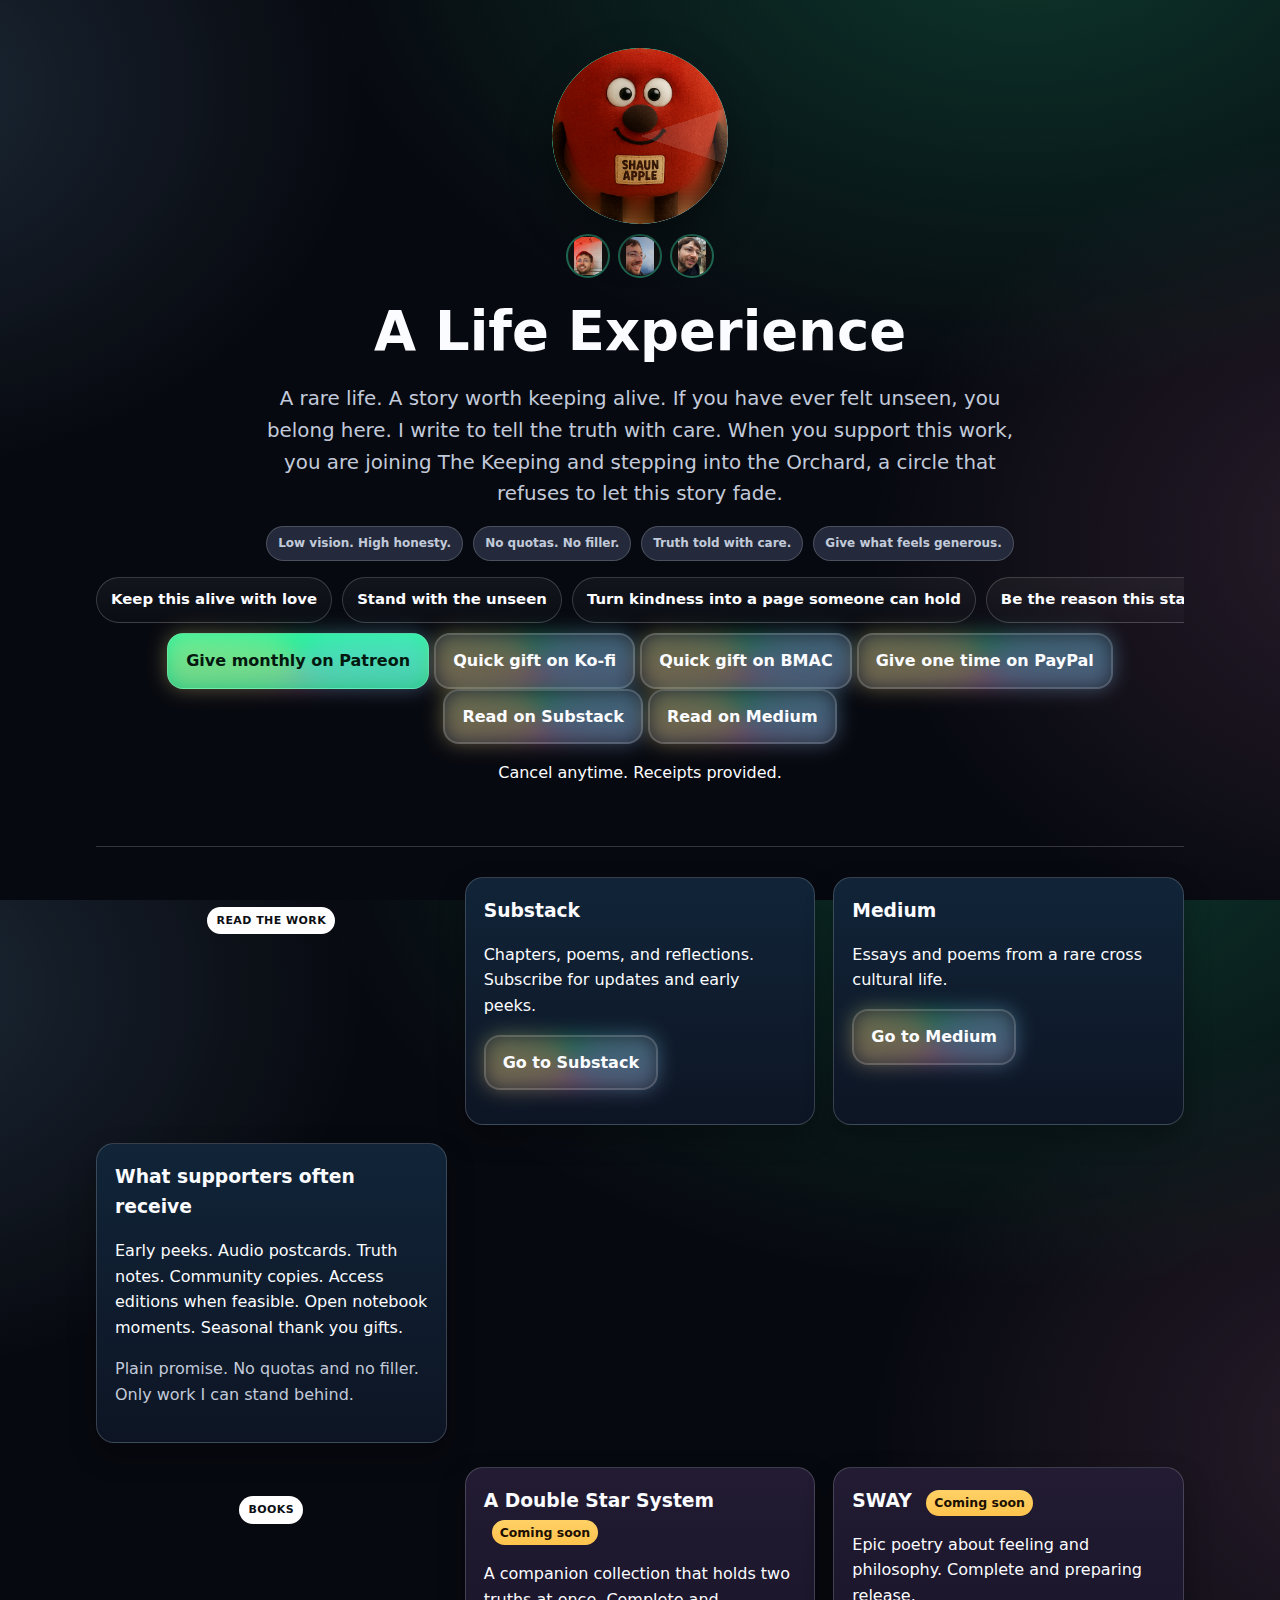
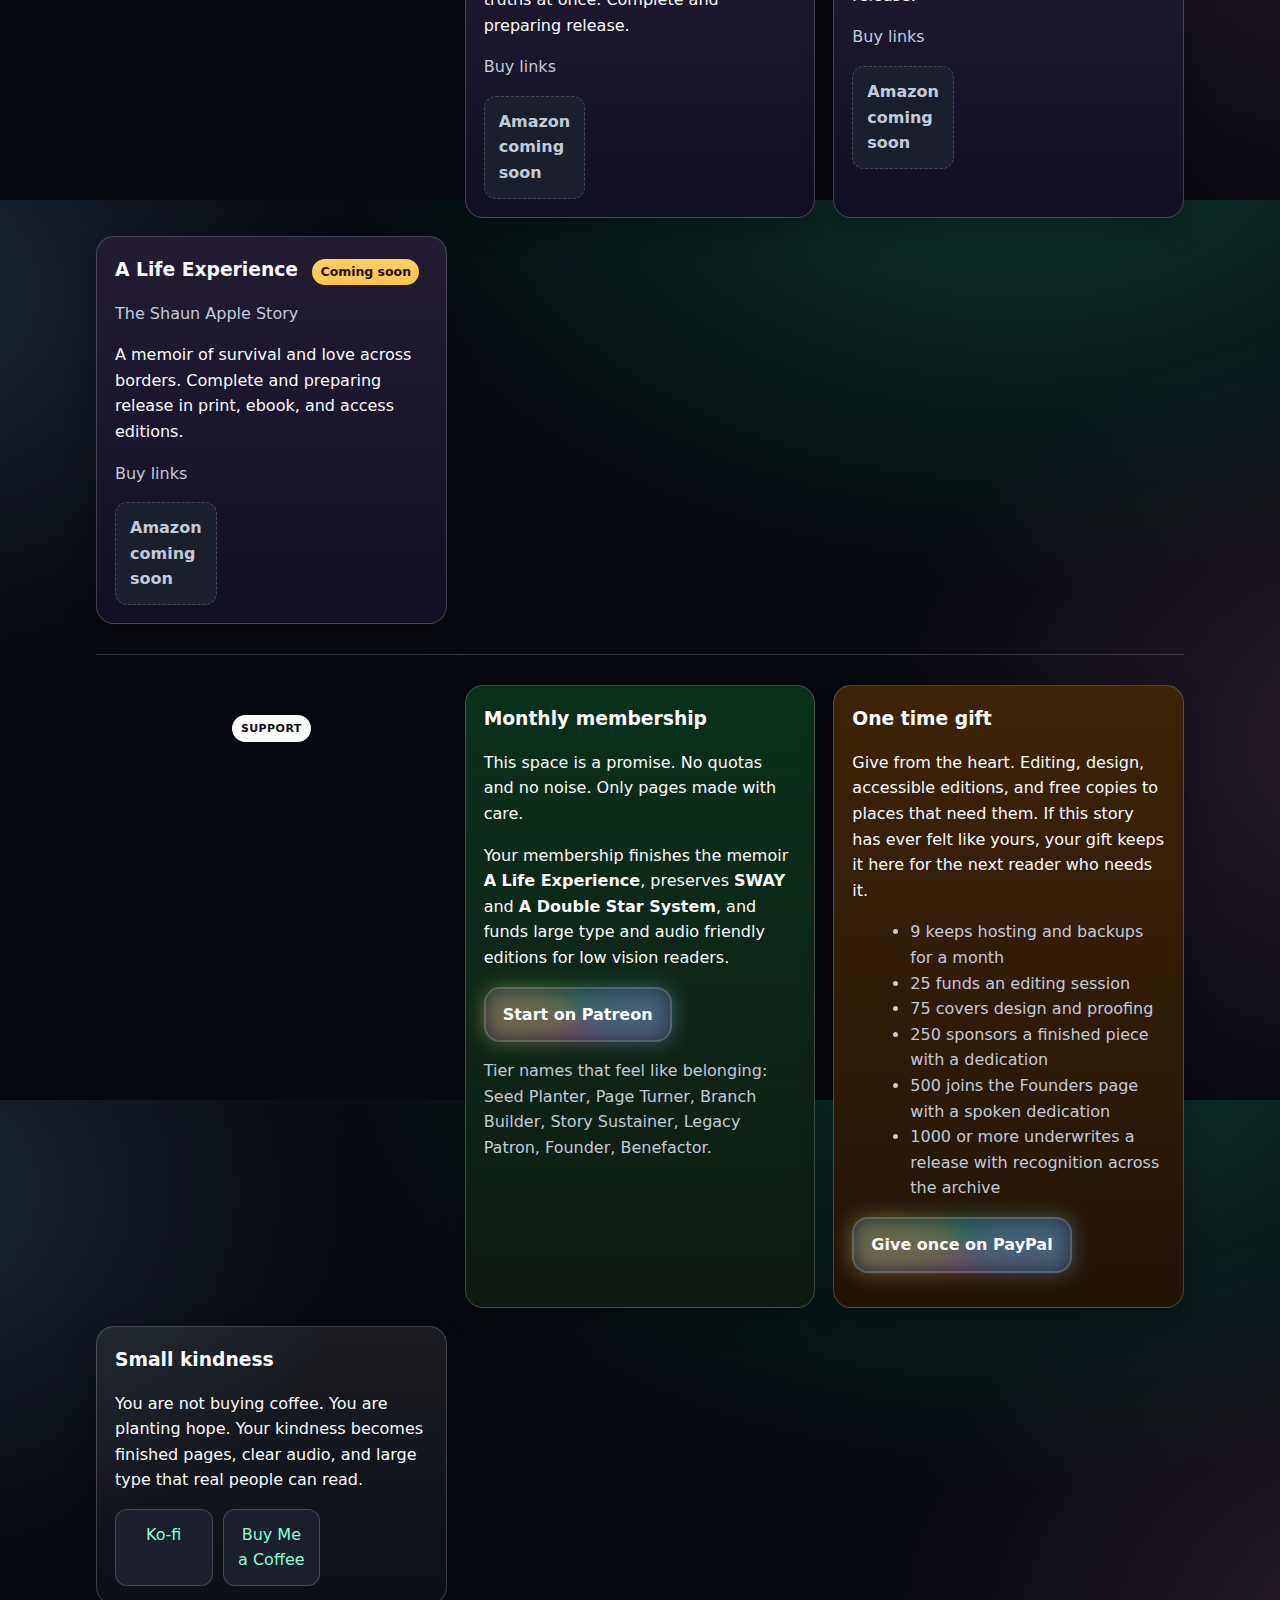
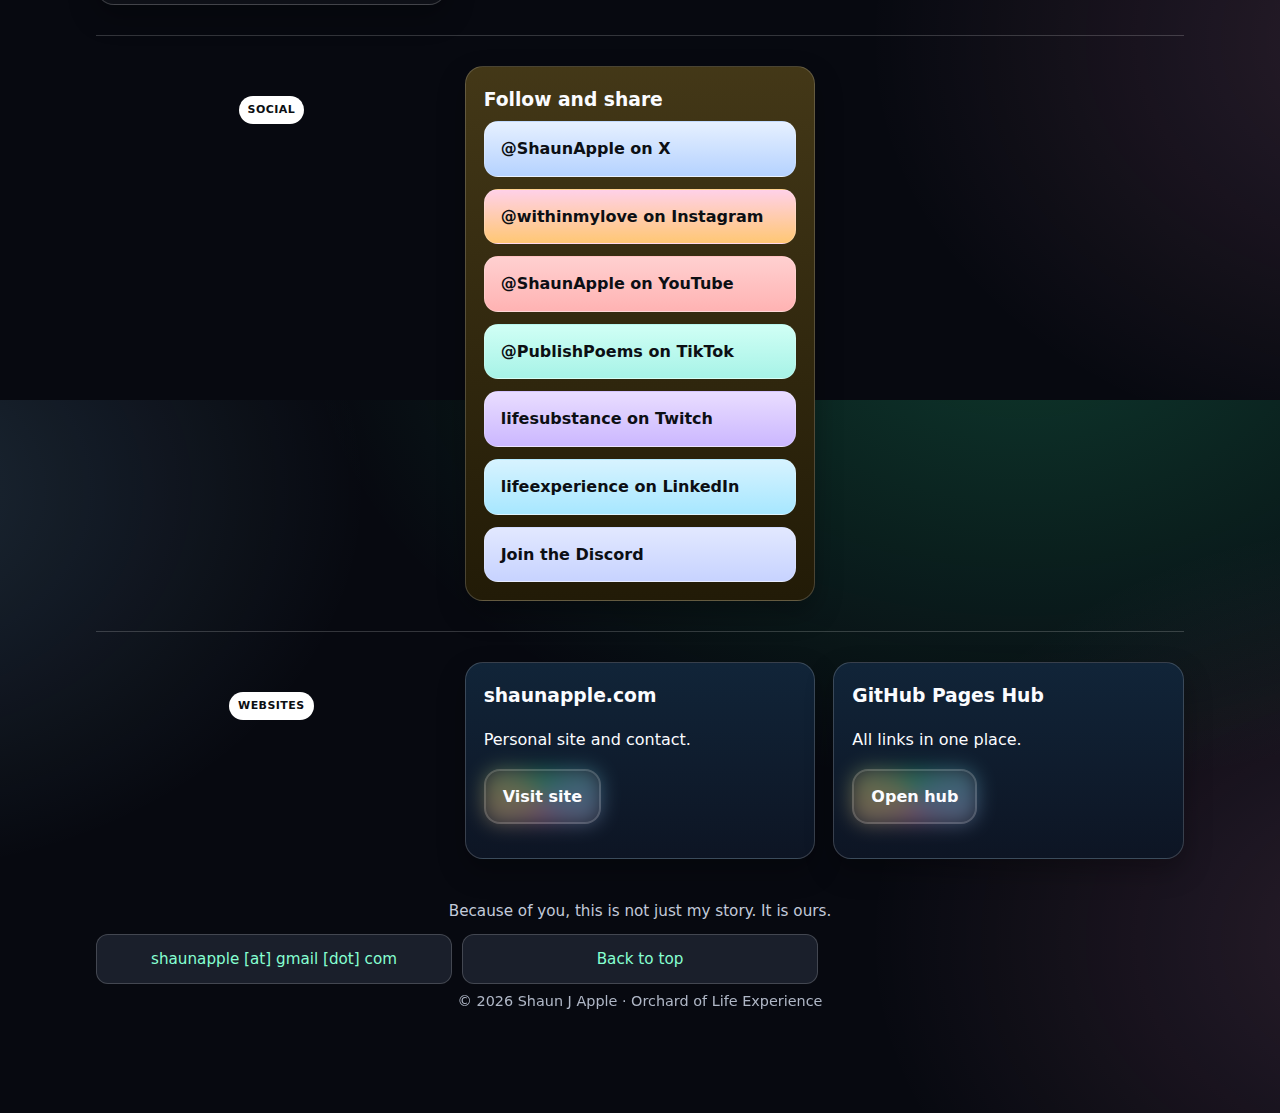
<file: index.html>
<!--
Life Experience Hub — Perfection Pass
100% link-safe, responsive, accessible, and SEO‑ready
Includes: JSON‑LD, strong OG/Twitter tags, skip link, high‑contrast links, fixed tap‑targets, image dimensions to prevent CLS, email obfuscation on click.
-->
<!doctype html>
<html lang="en">
<head>
  <!-- Core -->
  <meta charset="utf-8" />
  <meta name="viewport" content="width=device-width, initial-scale=1" />
  <meta name="robots" content="index,follow" />
  <meta name="color-scheme" content="dark light" />
  <title>A Life Experience – Shaun J Apple | Official Hub</title>
  <meta name="description" content="A rare life. A story worth keeping alive. Read A Life Experience, SWAY, and A Double Star System updates, and support the work with love. Low vision. High honesty. Truth told with care." />
  <link rel="canonical" href="https://lifeexperience.github.io/" />

  <!-- Social preview (OG/Twitter) -->
  <meta property="og:site_name" content="A Life Experience" />
  <meta property="og:type" content="website" />
  <meta property="og:title" content="A Life Experience – Shaun J Apple" />
  <meta property="og:description" content="Substack, Medium, books, and ways to support in one place. Join The Keeping and the Orchard to keep this story alive." />
  <meta property="og:url" content="https://lifeexperience.github.io/" />
  <meta property="og:image" content="https://lifeexperience.github.io/images/mascot_circle_512.png" />
  <meta property="og:image:width" content="512" />
  <meta property="og:image:height" content="512" />
  <meta name="twitter:card" content="summary_large_image" />
  <meta name="twitter:title" content="A Life Experience – Shaun J Apple" />
  <meta name="twitter:description" content="A rare life. A story worth keeping alive. Truth told with care." />
  <meta name="twitter:image" content="https://lifeexperience.github.io/images/mascot_circle_512.png" />
  <meta name="theme-color" content="#29f19d" />

  <!-- Icons & Performance -->
  <link rel="icon" href="data:image/svg+xml,%3Csvg%20xmlns='http://www.w3.org/2000/svg'%20viewBox='0%200%20100%20100'%3E%3Ctext%20y='0.9em'%20font-size='90'%3E%F0%9F%8D%8E%3C/text%3E%3C/svg%3E">
  <link rel="apple-touch-icon" href="images/mascot_circle_512.png" />
  <link rel="preload" as="image" href="images/mascot_circle_512.png" />
  <link rel="manifest" href="site.webmanifest" />
  <link rel="preconnect" href="https://substack.com" crossorigin>
  <link rel="preconnect" href="https://medium.com" crossorigin>
  <link rel="preconnect" href="https://www.patreon.com" crossorigin>
  <link rel="preconnect" href="https://ko-fi.com" crossorigin>
  <link rel="preconnect" href="https://www.youtube.com" crossorigin>

  <style>
    :root{
      --bg:#070910; --text:#fbfcff; --muted:#c2cada; --ring:rgba(255,255,255,.18);
      --glowA:#29f19d; --glowB:#8ed1ff; --glowC:#ff9bd4; --glowD:#ffe680;
      --ctaText:#03180f; --link:#86ffd2; --link-visited:#66e4b7; --link-hover:#d6ffef;
      --t-writing:#3aa8ff; --t-books:#b987ff; --t-support:#00e676; --t-onetime:#ff8800; --t-small:#ff4d94; --t-social:#ffd166;
      --glass:linear-gradient(180deg,rgba(255,255,255,.08),rgba(255,255,255,.03));
    }
    *{box-sizing:border-box}
    html,body{height:100%}
    body{margin:0;background:
      radial-gradient(1200px 800px at 80% -10%, rgba(41,241,157,.20), transparent 60%),
      radial-gradient(900px 700px at -10% 10%, rgba(142,209,255,.16), transparent 55%),
      radial-gradient(900px 700px at 110% 60%, rgba(255,155,212,.14), transparent 60%),
      #070910; color:var(--text);
      font:16px/1.6 system-ui,-apple-system,Segoe UI,Roboto,Inter,Arial,sans-serif; -webkit-font-smoothing:antialiased}

    /* Skip link */
    .skip{position:absolute;left:-9999px;top:auto;width:1px;height:1px;overflow:hidden}
    .skip:focus{position:fixed;left:10px;top:10px;width:auto;height:auto;padding:8px 12px;background:#111;border:2px solid var(--glowA);border-radius:8px;z-index:999}

    .wrap{max-width:1120px;margin:0 auto;padding:22px 16px 100px}

    a{color:var(--link);text-decoration:underline;text-underline-offset:3px}
    a:visited{color:var(--link-visited)}
    a:hover{color:var(--link-hover)}

    .btn,.btn-secondary{display:inline-flex;align-items:center;justify-content:center;gap:.6rem;padding:14px 18px;border-radius:16px;border:1px solid var(--ring);text-decoration:none;position:relative;isolation:isolate}
    .btn{background:linear-gradient(180deg,var(--glowA),color-mix(in srgb,var(--glowA) 84%,#000));color:var(--ctaText);font-weight:800}
    .btn::before{content:"";position:absolute;inset:-1px;border-radius:inherit;background:conic-gradient(from 0deg,var(--glowA),var(--glowB),var(--glowC),var(--glowD),var(--glowA));filter:blur(10px);opacity:.35;z-index:-1}
    .btn-secondary{background:#1e2331;color:var(--text);box-shadow:inset 0 0 0 1px var(--ring);font-weight:700}
    .btn:focus-visible,.btn-secondary:focus-visible{outline:3px solid color-mix(in srgb,var(--glowA) 60%, #fff 40%); outline-offset:2px}

    .hero{text-align:center;padding:16px 0 14px}
    h1{font-size:clamp(2.2rem,5.2vw,3.4rem);margin:10px 0 8px}
    .tag{font-size:clamp(1.08rem,2.2vw,1.24rem);color:var(--muted);margin:8px auto 16px;max-width:62ch}
    .nowrap{white-space:nowrap}

    .avatar{width:176px;height:176px;border-radius:50%;background:linear-gradient(135deg,var(--glowA),var(--glowB));display:grid;place-items:center;box-shadow:0 18px 44px rgba(0,0,0,.38);position:relative;overflow:hidden;margin:10px auto}
    .avatar::after{content:"";position:absolute;inset:-14px;border-radius:50%;background:conic-gradient(from 0deg,transparent 0 20%, rgba(255,255,255,.2) 20% 30%, transparent 30% 100%);animation:spin 9s linear infinite;opacity:.6}
    .avatar-img{width:100%;height:100%;object-fit:cover;display:block;border-radius:50%}
    @media (prefers-reduced-motion: reduce){ .avatar::after{animation:none} }
    @keyframes spin{to{transform:rotate(1turn)}}

    .avatar-bar{display:flex;gap:8px;flex-wrap:wrap;justify-content:center;margin-top:8px}
    .avatar-thumb{width:44px;height:44px;border-radius:50%;overflow:hidden;border:2px solid color-mix(in srgb,var(--glowA) 35%, #181d29);cursor:pointer;transition:transform .15s ease,border-color .15s ease;background:#111}
    .avatar-thumb img{width:100%;height:100%;object-fit:cover;display:block}
    .avatar-thumb:hover{transform:translateY(-2px);border-color:var(--glowA)}

    .chips{display:flex;gap:10px;flex-wrap:wrap;justify-content:center;margin:10px auto}
    .chip{font-size:12px;font-weight:800;padding:7px 11px;border-radius:999px;background:#242a3b;border:1px solid var(--ring);color:var(--muted)}

    .hooks-rail{display:grid;grid-auto-flow:column;gap:10px;overflow:auto;padding:6px;margin:8px 0 4px;scroll-snap-type:x mandatory}
    .hook{scroll-snap-align:start;white-space:nowrap;font-weight:800;font-size:.93rem;padding:10px 14px;border-radius:999px;border:1px solid var(--ring);background:linear-gradient(180deg,rgba(255,255,255,.05),rgba(255,255,255,.02))}

    .divider{height:1px;background:var(--ring);margin:30px 0}

    .cluster{display:grid;gap:18px;grid-template-columns:1fr;margin-top:24px}
    @media(min-width:980px){.cluster{grid-template-columns:repeat(3,1fr)}}
    .card{border-radius:18px;border:1px solid var(--ring);padding:18px;box-shadow:0 12px 28px rgba(0,0,0,.28);background:var(--glass)}
    .card h2,.card h3{margin:0 0 6px}
    .card .sub{color:var(--muted)}

    .kind-writing{background:linear-gradient(180deg,color-mix(in srgb,var(--t-writing) 14%, #0a0f18), #0d1524)}
    .kind-books{background:linear-gradient(180deg,color-mix(in srgb,var(--t-books) 14%, #0a0a12), #121023)}
    .kind-support{background:linear-gradient(180deg,color-mix(in srgb,var(--t-support) 14%, #08140d), #0f1a12)}
    .kind-onetime{background:linear-gradient(180deg,color-mix(in srgb,var(--t-onetime) 16%, #1a1106), #201407)}
    .kind-social{background:linear-gradient(180deg,color-mix(in srgb,var(--t-social) 18%, #1a1606), #221b07)}

    .badge{display:inline-block;font-size:11px;font-weight:800;letter-spacing:.04em;text-transform:uppercase;color:#0b0e12;background:#ffffff;mix-blend:screen;padding:4px 8px;border-radius:999px;border:1px solid rgba(255,255,255,.35)}

    .links{display:grid;gap:10px;grid-template-columns:1fr}
    @media(min-width:760px){.links{grid-template-columns:repeat(3,1fr)}}
    .links a,.links button{padding:12px 14px;border-radius:12px;background:#1a1f2b;border:1px solid var(--ring);text-align:center;text-decoration:none}

    .social-grid{display:grid;gap:12px;grid-template-columns:repeat(auto-fit,minmax(210px,1fr))}
    .social{display:flex;align-items:center;gap:12px;padding:14px 16px;border-radius:14px;color:#0c0f14;text-decoration:none;font-weight:800;border:1px solid rgba(255,255,255,.18)}

    footer{margin-top:40px;color:var(--muted);font-size:.95rem;text-align:center}
    .note{margin-top:8px;color:var(--muted)}
    .copyright{margin-top:6px;font-size:.9rem;opacity:.9}

    .flag{display:inline-block;margin-left:8px;padding:3px 8px;border-radius:999px;font-size:.78rem;font-weight:800;color:#1b0f00;background:linear-gradient(180deg,#ffd166,#ffc34d)}
    .soon-btn{display:inline-block;padding:12px 14px;border-radius:12px;background:#1a1f2b;border:1px dashed var(--ring);color:var(--muted);font-weight:700}
    .nowrap{white-space:nowrap}
  </style>
</head>
<body>
  <a class="skip" href="#main">Skip to content</a>
  <main class="wrap" id="main" itemscope itemtype="https://schema.org/CollectionPage">
    <section class="hero" aria-labelledby="hero-title">
      <div class="avatar">
        <img class="avatar-img" src="images/mascot_circle_512.png" alt="Life Experience mascot" width="176" height="176"
             onerror="this.onerror=null;this.src='data:image/svg+xml;utf8,<svg xmlns=\'http://www.w3.org/2000/svg\' viewBox=\'0 0 200 200\'><defs><radialGradient id=\'g\' cx=\'50%\' cy=\'50%\' r=\'50%\'><stop offset=\'0%\' stop-color=\'%2329f19d\'/><stop offset=\'100%\' stop-color=\'%23070910\'/></radialGradient></defs><circle cx=\'100\' cy=\'100\' r=\'96\' fill=\'url(%23g)\'/><text x=\'50%\' y=\'57%\' text-anchor=\'middle\' font-size=\'92\'>🍎</text></svg>'" />
      </div>
      <div class="avatar-bar" role="group" aria-label="Author portraits (tap to set)">
        <button class="avatar-thumb" data-src="images/staycurious_square_512.jpg" aria-label="Use Stay Curious portrait"><img src="images/staycurious_square_512.jpg" alt="Stay Curious portrait thumbnail" width="44" height="44" loading="lazy"></button>
        <button class="avatar-thumb" data-src="images/olympus_square_512.jpg" aria-label="Use Olympus portrait"><img src="images/olympus_square_512.jpg" alt="Olympus portrait thumbnail" width="44" height="44" loading="lazy"></button>
        <button class="avatar-thumb" data-src="images/naradeer_square_512.jpg" aria-label="Use Nara Deer portrait"><img src="images/naradeer_square_512.jpg" alt="Nara Deer portrait thumbnail" width="44" height="44" loading="lazy"></button>
      </div>
      <h1 id="hero-title">A Life Experience</h1>
      <p class="tag" id="hero-sub">A rare life. A story worth keeping alive. If you have ever felt unseen, you belong here. I write to tell the truth with care. When you support this work, you are joining The Keeping and stepping into the Orchard, a circle that refuses to let this story <span class="nowrap">fade.</span></p>

      <div class="chips" aria-hidden="true">
        <span class="chip">Low vision. High honesty.</span>
        <span class="chip">No quotas. No filler.</span>
        <span class="chip">Truth told with care.</span>
        <span class="chip">Give what feels generous.</span>
      </div>

      <div class="hooks-rail" aria-label="Power hooks">
        <div class="hook">Keep this alive with love</div>
        <div class="hook">Stand with the unseen</div>
        <div class="hook">Turn kindness into a page someone can hold</div>
        <div class="hook">Be the reason this stays</div>
        <div class="hook">Your name in The Keeping</div>
      </div>

      <nav class="cta-row" aria-label="Primary actions">
        <a class="btn" href="https://www.patreon.com/c/ShaunApple" target="_blank" rel="noopener" aria-label="Give monthly on Patreon">Give monthly on Patreon</a>
        <a class="btn btn-secondary" href="https://ko-fi.com/shaunapple" target="_blank" rel="noopener" aria-label="Support on Ko-fi">Quick gift on Ko-fi</a>
        <a class="btn btn-secondary" href="https://buymeacoffee.com/shaunapple" target="_blank" rel="noopener" aria-label="Support on Buy Me a Coffee">Quick gift on BMAC</a>
        <a class="btn btn-secondary" href="https://paypal.me/courage" target="_blank" rel="noopener" aria-label="Give one time on PayPal">Give one time on PayPal</a>
        <a class="btn btn-secondary" href="https://substack.com/@shaunapple" target="_blank" rel="noopener" aria-label="Read on Substack">Read on Substack</a>
        <a class="btn btn-secondary" href="https://medium.com/@shaunapple" target="_blank" rel="noopener" aria-label="Read on Medium">Read on Medium</a>
      </nav>
      <p class="sub" style="text-align:center">Cancel anytime. Receipts provided.</p>
    </section>

    <div class="divider" role="presentation"></div>

    <!-- Writing -->
    <section id="writing" class="cluster" aria-labelledby="writing-title">
      <h2 id="writing-title" style="text-align:center"><span class="badge">Read the work</span></h2>
      <article class="card kind-writing" itemscope itemtype="https://schema.org/Blog">
        <h3 itemprop="name">Substack</h3>
        <p itemprop="description">Chapters, poems, and reflections. Subscribe for updates and early peeks.</p>
        <p><a class="btn btn-secondary" href="https://substack.com/@shaunapple" target="_blank" rel="noopener" itemprop="url">Go to Substack</a></p>
      </article>
      <article class="card kind-writing" itemscope itemtype="https://schema.org/Blog">
        <h3 itemprop="name">Medium</h3>
        <p itemprop="description">Essays and poems from a rare cross cultural life.</p>
        <p><a class="btn btn-secondary" href="https://medium.com/@shaunapple" target="_blank" rel="noopener" itemprop="url">Go to Medium</a></p>
      </article>
      <article class="card kind-writing">
        <h3>What supporters often receive</h3>
        <p>Early peeks. Audio postcards. Truth notes. Community copies. Access editions when feasible. Open notebook moments. Seasonal thank you gifts.</p>
        <p class="sub">Plain promise. No quotas and no filler. Only work I can stand behind.</p>
      </article>
    </section>

    <!-- Books -->
    <section id="books" class="cluster" aria-labelledby="books-title">
      <h2 id="books-title" style="text-align:center"><span class="badge">Books</span></h2>
      <article class="card kind-books" itemscope itemtype="https://schema.org/Book">
        <h3 itemprop="name">A Double Star System <span class="flag" aria-label="Coming soon">Coming soon</span></h3>
        <p itemprop="description">A companion collection that holds two truths at once. Complete and preparing release.</p>
        <p class="sub">Buy links</p>
        <div class="links"><span class="soon-btn" aria-disabled="true">Amazon coming soon</span></div>
      </article>
      <article class="card kind-books" itemscope itemtype="https://schema.org/Book">
        <h3 itemprop="name">SWAY <span class="flag" aria-label="Coming soon">Coming soon</span></h3>
        <p itemprop="description">Epic poetry about feeling and philosophy. Complete and preparing release.</p>
        <p class="sub">Buy links</p>
        <div class="links"><span class="soon-btn" aria-disabled="true">Amazon coming soon</span></div>
      </article>
      <article class="card kind-books" itemscope itemtype="https://schema.org/Book">
        <h3 itemprop="name">A Life Experience <span class="flag" aria-label="Coming soon">Coming soon</span></h3>
        <p class="sub">The Shaun Apple Story</p>
        <p itemprop="description">A memoir of survival and love across borders. Complete and preparing release in print, ebook, and access editions.</p>
        <p class="sub">Buy links</p>
        <div class="links"><span class="soon-btn" aria-disabled="true">Amazon coming soon</span></div>
      </article>
    </section>

    <div class="divider" role="presentation"></div>

    <!-- Support -->
    <section id="support" class="cluster" aria-labelledby="support-title">
      <h2 id="support-title" style="text-align:center"><span class="badge">Support</span></h2>
      <article class="card kind-support">
        <h3>Monthly membership</h3>
        <p>This space is a promise. No quotas and no noise. Only pages made with care.</p>
        <p>Your membership finishes the memoir <strong>A Life Experience</strong>, preserves <strong>SWAY</strong> and <strong>A Double Star System</strong>, and funds large type and audio friendly editions for low vision readers.</p>
        <p><a class="btn btn-secondary" href="https://www.patreon.com/c/ShaunApple" target="_blank" rel="noopener">Start on Patreon</a></p>
        <p class="sub">Tier names that feel like belonging: Seed Planter, Page Turner, Branch Builder, Story Sustainer, Legacy Patron, Founder, Benefactor.</p>
      </article>
      <article class="card kind-onetime">
        <h3>One time gift</h3>
        <p>Give from the heart. Editing, design, accessible editions, and free copies to places that need them. If this story has ever felt like yours, your gift keeps it here for the next reader who needs it.</p>
        <ul class="sub" style="margin:8px 0 0 18px">
          <li>9 keeps hosting and backups for a month</li>
          <li>25 funds an editing session</li>
          <li>75 covers design and proofing</li>
          <li>250 sponsors a finished piece with a dedication</li>
          <li>500 joins the Founders page with a spoken dedication</li>
          <li>1000 or more underwrites a release with recognition across the archive</li>
        </ul>
        <p><a class="btn btn-secondary" href="https://paypal.me/courage" target="_blank" rel="noopener">Give once on PayPal</a></p>
      </article>
      <article class="card kind-small">
        <h3>Small kindness</h3>
        <p>You are not buying coffee. You are planting hope. Your kindness becomes finished pages, clear audio, and large type that real people can read.</p>
        <div class="links">
          <a href="https://ko-fi.com/shaunapple" target="_blank" rel="noopener">Ko‑fi</a>
          <a href="https://buymeacoffee.com/shaunapple" target="_blank" rel="noopener">Buy Me a Coffee</a>
        </div>
      </article>
    </section>

    <div class="divider" role="presentation"></div>

    <!-- Social -->
    <section id="socials" class="cluster" aria-labelledby="socials-title">
      <h2 id="socials-title" style="text-align:center"><span class="badge">Social</span></h2>
      <article class="card kind-social">
        <h3>Follow and share</h3>
        <div class="social-grid">
          <a class="social" style="background:linear-gradient(180deg,#e6f0ff,#b5d2ff)" href="https://x.com/ShaunApple" target="_blank" rel="noopener" aria-label="X profile">@ShaunApple on X</a>
          <a class="social" style="background:linear-gradient(180deg,#ffd1e8,#ffc774)" href="https://www.instagram.com/withinmylove/" target="_blank" rel="noopener" aria-label="Instagram profile">@withinmylove on Instagram</a>
          <a class="social" style="background:linear-gradient(180deg,#ffd0d0,#ffb3b3)" href="https://www.youtube.com/@ShaunApple" target="_blank" rel="noopener" aria-label="YouTube channel">@ShaunApple on YouTube</a>
          <a class="social" style="background:linear-gradient(180deg,#d0fff5,#a7f3e7)" href="https://www.tiktok.com/@PublishPoems" target="_blank" rel="noopener" aria-label="TikTok profile">@PublishPoems on TikTok</a>
          <a class="social" style="background:linear-gradient(180deg,#e9ddff,#cbb7ff)" href="https://www.twitch.tv/lifesubstance" target="_blank" rel="noopener" aria-label="Twitch channel">lifesubstance on Twitch</a>
          <a class="social" style="background:linear-gradient(180deg,#d7f3ff,#a7e7ff)" href="https://www.linkedin.com/in/lifeexperience/" target="_blank" rel="noopener" aria-label="LinkedIn profile">lifeexperience on LinkedIn</a>
          <a class="social" style="background:linear-gradient(180deg,#e2e8ff,#c7d3ff)" href="https://discord.gg/G5zb2ySFc5" target="_blank" rel="noopener" aria-label="Discord invite">Join the Discord</a>
        </div>
      </article>
    </section>

    <div class="divider" role="presentation"></div>

    <!-- Sites -->
    <section id="sites" class="cluster" aria-labelledby="sites-title">
      <h2 id="sites-title" style="text-align:center"><span class="badge">Websites</span></h2>
      <article class="card kind-writing">
        <h3>shaunapple.com</h3>
        <p>Personal site and contact.</p>
        <p><a class="btn btn-secondary" href="http://www.shaunapple.com" target="_blank" rel="noopener">Visit site</a></p>
      </article>
      <article class="card kind-writing">
        <h3>GitHub Pages Hub</h3>
        <p>All links in one place.</p>
        <p><a class="btn btn-secondary" href="https://lifeexperience.github.io/" target="_blank" rel="noopener">Open hub</a></p>
      </article>
    </section>

    <footer>
      <div class="note">Because of you, this is not just my story. It is ours.</div>
      <div class="links" style="margin-top:10px">
        <a id="maskedEmail" href="#" aria-label="Reveal email">shaunapple [at] gmail [dot] com</a>
        <a href="#main">Back to top</a>
      </div>
      <div class="copyright">© <span id="year"></span> Shaun J Apple · Orchard of Life Experience</div>
    </footer>
  </main>

  <!-- Structured data: WebSite + Person -->
  <script type="application/ld+json">{
    "@context":"https://schema.org","@type":"WebSite",
    "name":"A Life Experience","url":"https://lifeexperience.github.io/",
    "publisher":{"@type":"Person","name":"Shaun J Apple"}
  }</script>
  <script type="application/ld+json">{
    "@context":"https://schema.org","@type":"Person",
    "name":"Shaun J Apple","url":"https://lifeexperience.github.io/",
    "sameAs":[
      "https://substack.com/@shaunapple",
      "https://medium.com/@shaunapple",
      "https://x.com/ShaunApple",
      "https://www.instagram.com/withinmylove/",
      "https://www.youtube.com/@ShaunApple",
      "https://www.tiktok.com/@PublishPoems",
      "https://www.twitch.tv/lifesubstance",
      "https://www.linkedin.com/in/lifeexperience/",
      "https://discord.gg/G5zb2ySFc5"
    ]
  }</script>

  <script>
    // Year stamp
    document.getElementById('year').textContent = new Date().getFullYear();

    // Reveal email only on click (keeps raw address out of source)
    (function(){
      const masked = document.getElementById('maskedEmail');
      if(masked){ masked.addEventListener('click', function(e){ e.preventDefault(); masked.textContent = 'shaunapple' + '@' + 'gmail.com'; }); }
    })();

    // Avatar swap for thumbnails (safe; links unaffected)
    (function(){
      const main = document.querySelector('.avatar-img');
      document.querySelectorAll('.avatar-thumb').forEach(btn => {
        btn.addEventListener('click', () => {
          const src = btn.getAttribute('data-src');
          if(src && main){ main.src = src; }
        });
      });
    })();
  </script>
</body>
</html>

<!-- robots.txt -->
<!--
User-agent: *
Allow: /
Sitemap: https://lifeexperience.github.io/sitemap.xml
-->

<!-- sitemap.xml -->
<!--
<?xml version="1.0" encoding="UTF-8"?>
<urlset xmlns="http://www.sitemaps.org/schemas/sitemap/0.9">
  <url><loc>https://lifeexperience.github.io/</loc></url>
</urlset>
-->

<!-- site.webmanifest -->
<!--
{
  "name": "A Life Experience \u2013 Shaun J Apple",
  "short_name": "Life Experience",
  "start_url": "/",
  "display": "standalone",
  "background_color": "#070910",
  "theme_color": "#29f19d",
  "icons": [
    { "src": "images/mascot_circle_512.png", "sizes": "512x512", "type": "image/png" }
  ]
}
-->
</file>
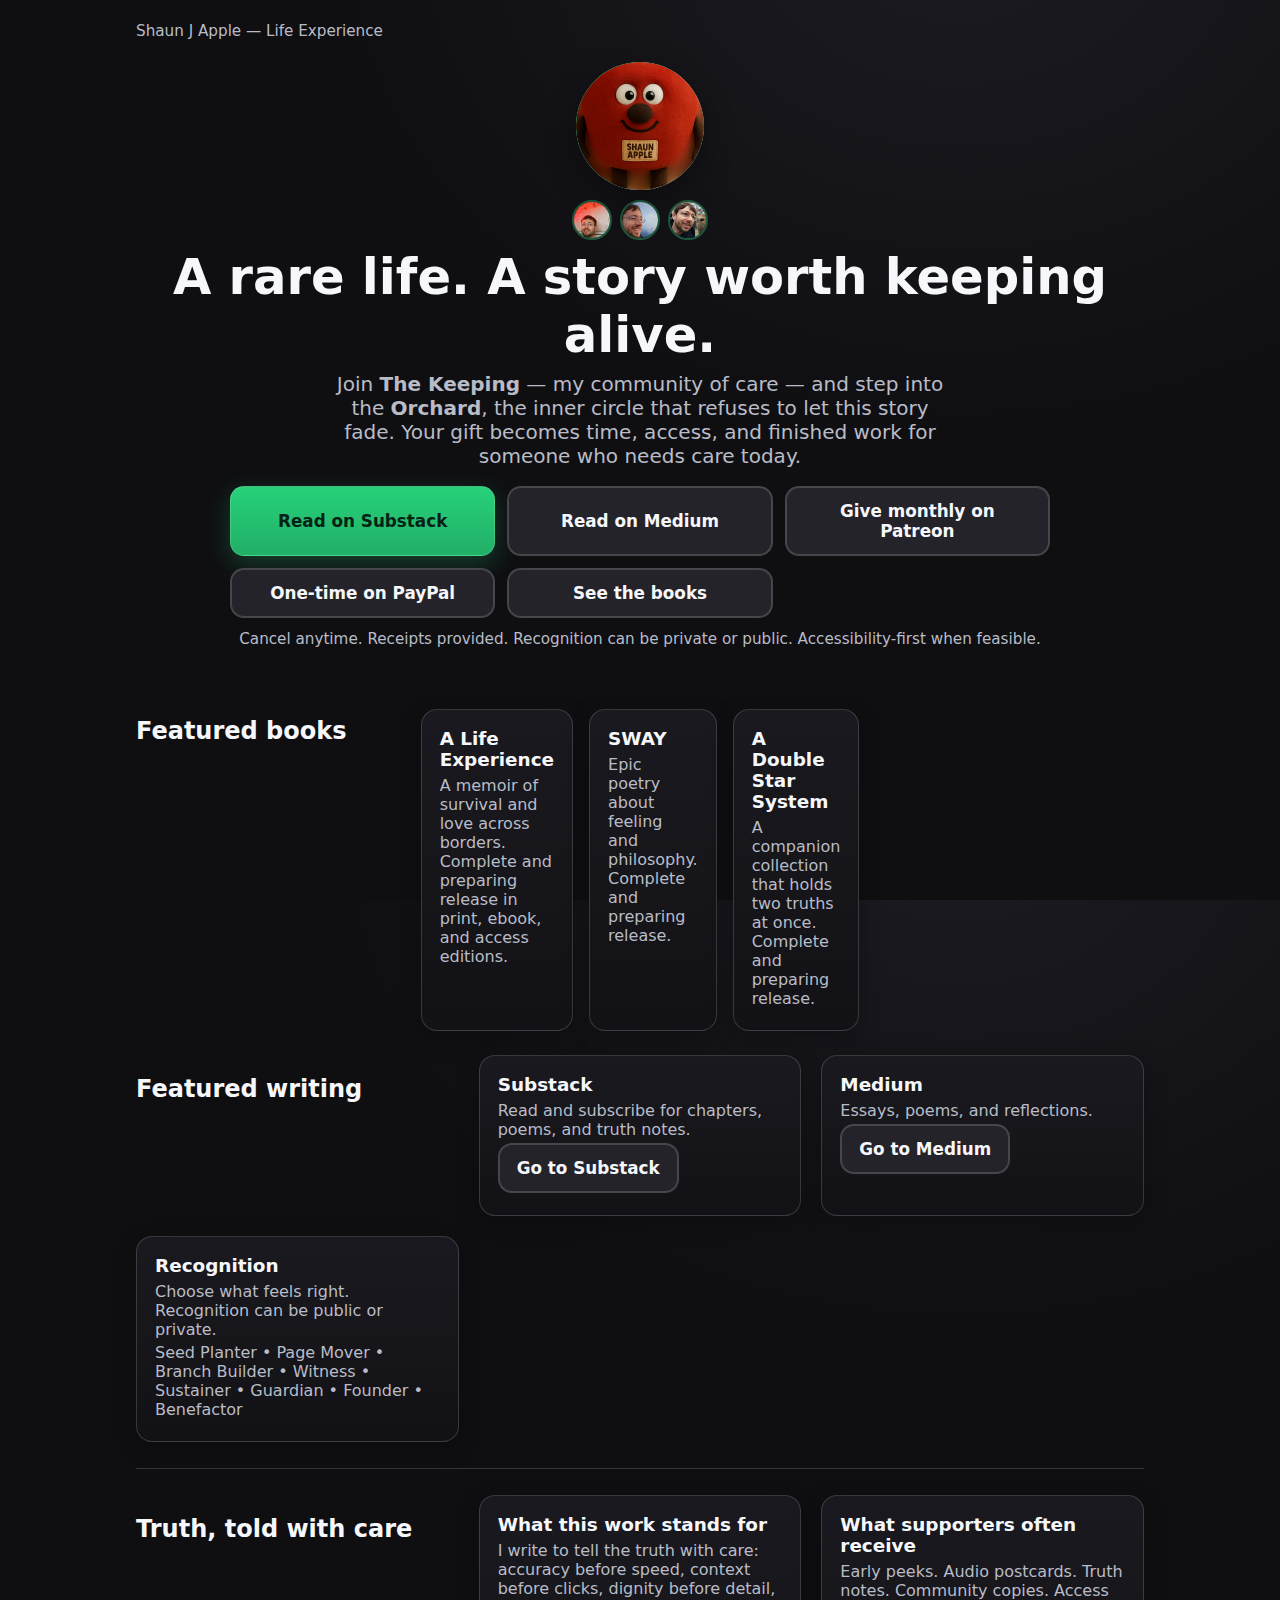
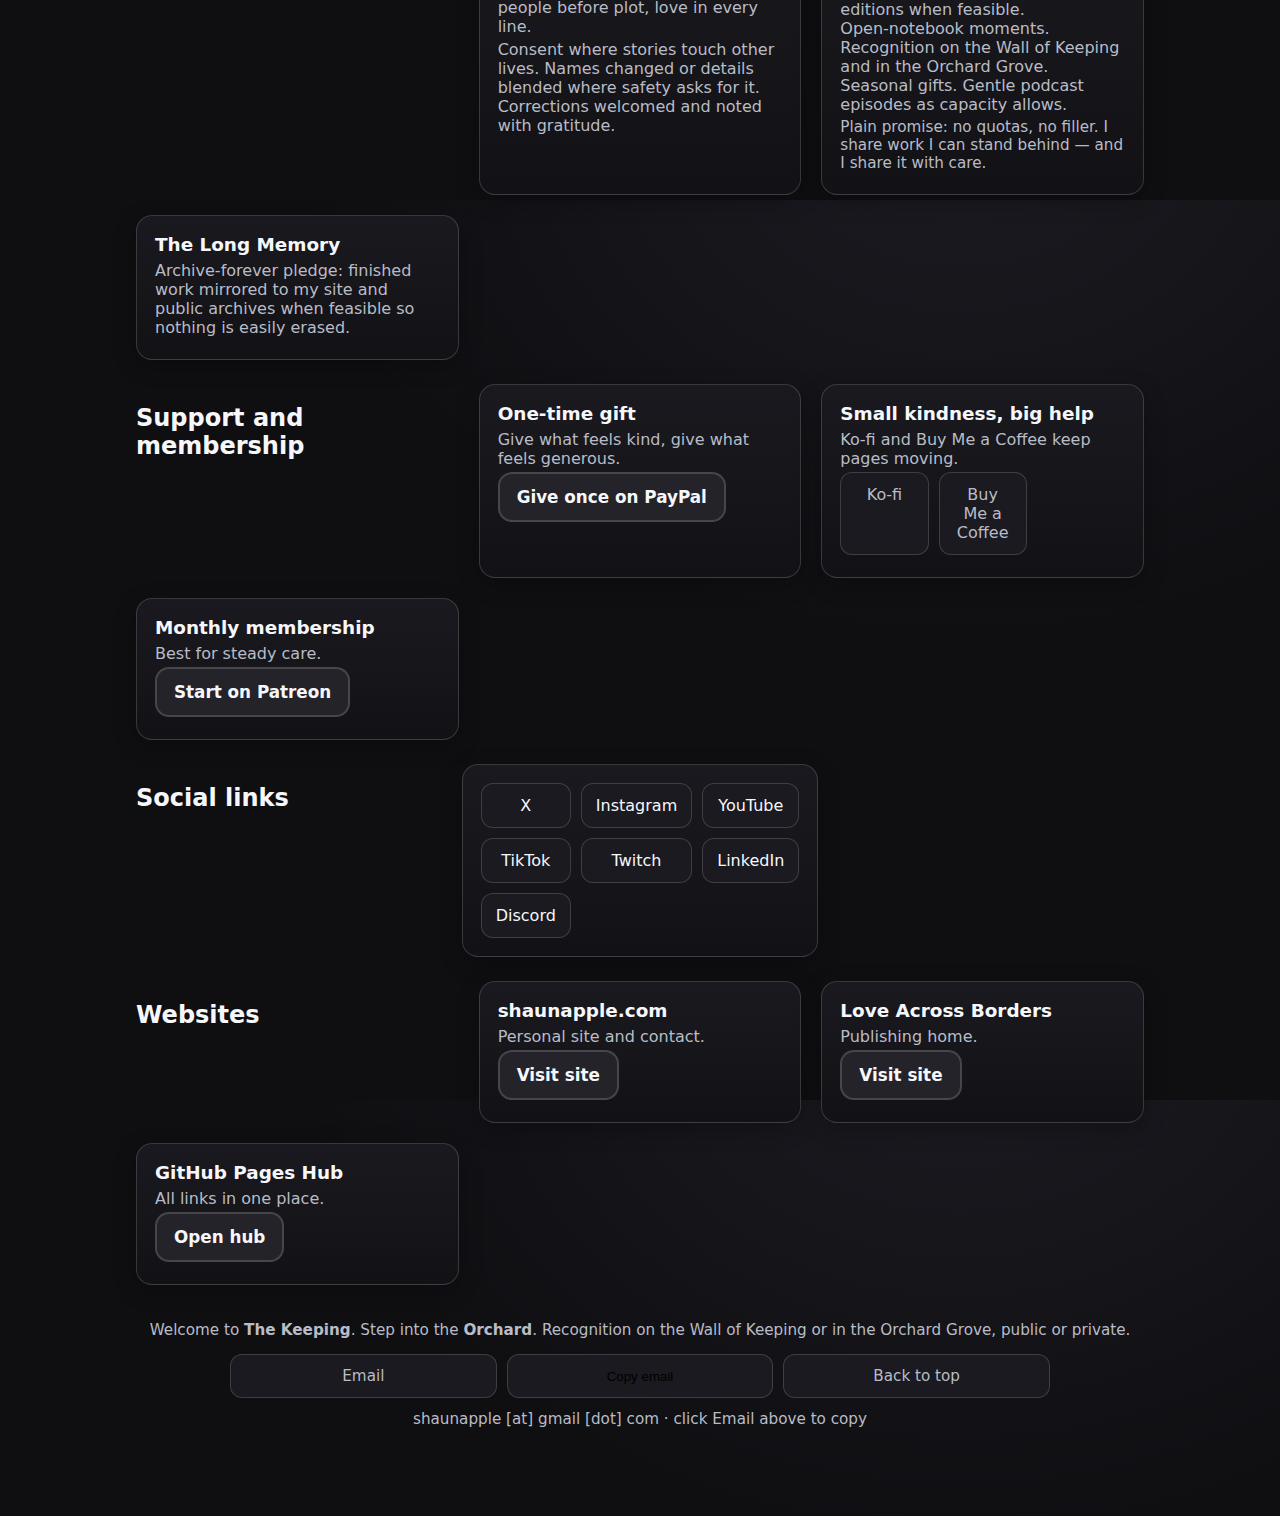
<file: index.inline.html>
<!doctype html>
<html lang="en">
<head>
  <meta charset="utf-8" />
  <meta name="viewport" content="width=device-width, initial-scale=1" />
  <title>Shaun J Apple — Life Experience · Link Hub</title>
  <meta name="description" content="A rare life. A story worth keeping alive. Give with love to help bring A Life Experience, SWAY, and A Double Star System to readers." />
  <meta property="og:title" content="Shaun J Apple — Life Experience · Link Hub" />
  <meta property="og:description" content="Support, books, writing, socials, and recognition in one place. Join The Keeping — the inner Orchard — to keep this story alive." />
  <meta property="og:type" content="website" />
  <meta property="og:url" content="https://lifeexperience.github.io/" />
  <meta property="og:image" content="images/mascot_circle_512.png" />
  <meta name="theme-color" content="#27d17a" />
  <link rel="icon" href="data:image/svg+xml,<svg xmlns='http://www.w3.org/2000/svg' viewBox='0 0 100 100'><text y='0.9em' font-size='90'>🍎</text></svg>">
  <style>
:root{
  --bg:#0f0f12; --text:#f6f7fb; --muted:#b9bcc7; --card:#17171b; --ring:rgba(255,255,255,.16);
  --brand:#27d17a; --brand2:#9bd7ff; --ctaText:#062215;
}
*{box-sizing:border-box}
html,body{height:100%}
body{margin:0;font-family:ui-sans-serif,system-ui,-apple-system,Segoe UI,Roboto,Helvetica,Arial;
     background:radial-gradient(1100px 900px at 75% -10%,#1b1b22 0%,var(--bg) 60%);
     color:var(--text);-webkit-font-smoothing:antialiased}
a{color:inherit;text-decoration:underline;text-underline-offset:3px}
.btn,.btn-secondary,.links a,.links button{text-decoration:none}
.wrap{max-width:1040px;margin:0 auto;padding:22px 16px 72px}
header.top{display:flex;align-items:center;justify-content:space-between;gap:10px}
.eyebrow{color:var(--muted);font-size:.95rem}
.hero{text-align:center;padding:12px 0 10px}
h1{font-size:clamp(2.1rem,5vw,3.1rem);margin:8px 0 6px}
.tag{font-size:clamp(1.05rem,2.2vw,1.25rem);color:var(--muted);margin:8px auto 18px;max-width:48ch}
.avatar{width:128px;height:128px;border-radius:50%;
        background:linear-gradient(135deg,var(--brand),var(--brand2));
        display:grid;place-items:center;color:#fff;font-weight:800;letter-spacing:.5px;
        box-shadow:0 10px 30px rgba(0,0,0,.35);position:relative;overflow:hidden;margin:10px auto}
.avatar-img{width:100%;height:100%;object-fit:cover;display:block}
.avatar-bar{display:flex;gap:8px;flex-wrap:wrap;justify-content:center;margin-top:8px}
.avatar-thumb{width:40px;height:40px;border-radius:50%;overflow:hidden;border:2px solid color-mix(in srgb,var(--brand) 35%, var(--card));
              display:block}
.avatar-thumb img{width:100%;height:100%;object-fit:cover;display:block}
.cta-row{display:grid;gap:12px;grid-template-columns:1fr;max-width:820px;margin:16px auto 10px}
.btn{display:inline-flex;align-items:center;justify-content:center;gap:10px;padding:14px 18px;border-radius:14px;
     border:1px solid var(--ring);
     background:linear-gradient(180deg,var(--brand) 0%,color-mix(in srgb,var(--brand) 84%,#000) 100%);
     color:var(--ctaText);font-weight:700;font-size:1.05rem;
     box-shadow:0 8px 24px color-mix(in srgb,var(--brand) 25%,transparent)}
.btn-secondary{background:#232329;color:var(--text);box-shadow:inset 0 0 0 1px var(--ring);font-weight:600}
.cluster{display:grid;gap:20px;grid-template-columns:1fr;margin-top:24px}
.card{border-radius:16px;background:linear-gradient(180deg,#19191f 0%,#121216 100%);border:1px solid var(--ring);
      padding:18px;box-shadow:0 6px 22px rgba(0,0,0,.25)}
.card h3{margin:0 0 6px;font-size:1.15rem}
.card p{margin:4px 0;color:var(--muted)}
.books{display:grid;gap:16px;grid-template-columns:1fr;margin-top:12px}
@media(min-width:740px){
  .cta-row{grid-template-columns:repeat(3,1fr)}
  .cluster{grid-template-columns:repeat(3,1fr)}
  .books{grid-template-columns:repeat(3,1fr)}
}
.divider{height:1px;background:var(--ring);margin:26px 0}
.links{display:grid;gap:10px;grid-template-columns:1fr;max-width:820px;margin:0 auto}
@media(min-width:760px){.links{grid-template-columns:repeat(3,1fr)}}
.links a,.links button{padding:12px 14px;border-radius:12px;background:#1a1a20;border:1px solid var(--ring);text-align:center}
footer{margin-top:36px;color:var(--muted);font-size:.95rem;text-align:center}
.trust{margin-top:12px;color:var(--muted);font-size:.95rem}

</style>
  <!-- Google Analytics (optional) -->
  <script async src="https://www.googletagmanager.com/gtag/js?id=G-YK3QD8JSWK"></script>
  <script>
    window.dataLayer = window.dataLayer || [];
    function gtag(){dataLayer.push(arguments);} 
    gtag('js', new Date());
    gtag('config', 'G-YK3QD8JSWK');
  </script>
</head>
<body>
  <main class="wrap" id="top">
    <header class="top" aria-label="Top bar">
      <div class="eyebrow">Shaun J Apple — Life Experience</div>
    </header>

    <section class="hero" aria-labelledby="hero-title">
      <div class="avatar">
        <img class="avatar-img" src="images/mascot_circle_512.png" alt="Life Experience mascot" onerror="this.onerror=null;this.src='images/mascot_square_512.jpg';" />
      </div>

      <div class="avatar-bar" aria-label="Author portraits">
        <span class="avatar-thumb"><img src="images/staycurious_square_512.jpg" alt="Portrait: Stay Curious"></span>
        <span class="avatar-thumb"><img src="images/olympus_square_512.jpg" alt="Portrait: Olympus"></span>
        <span class="avatar-thumb"><img src="images/naradeer_square_512.jpg" alt="Portrait: Nara Deer"></span>
      </div>

      <h1 id="hero-title">A rare life. A story worth keeping alive.</h1>
      <p class="tag" id="hero-sub">
        Join <strong>The Keeping</strong> — my community of care — and step into the <strong>Orchard</strong>, the inner circle that refuses to let this story fade.
        Your gift becomes time, access, and finished work for someone who needs care today.
      </p>

      <div class="cta-row" aria-label="Primary actions">
        <a class="btn" href="https://substack.com/@shaunapple" data-src="hub_hero_substack" rel="noopener" aria-label="Read on Substack">Read on Substack</a>
        <a class="btn btn-secondary" href="https://medium.com/@shaunapple" data-src="hub_hero_medium" rel="noopener" aria-label="Read on Medium">Read on Medium</a>
        <a class="btn btn-secondary" href="https://www.patreon.com/c/ShaunApple" data-src="hub_hero_patron" rel="noopener" aria-label="Give monthly on Patreon">Give monthly on Patreon</a>
        <a class="btn btn-secondary" href="https://paypal.me/courage" data-src="hub_hero_paypal" rel="noopener" aria-label="Give one-time on PayPal">One‑time on PayPal</a>
        <a class="btn btn-secondary" href="#books" aria-label="See the books">See the books</a>
      </div>
      <p class="trust">Cancel anytime. Receipts provided. Recognition can be private or public. Accessibility-first when feasible.</p>
    </section>

    <section id="books" class="cluster" aria-labelledby="books-title">
      <h2 id="books-title">Featured books</h2>
      <div class="books">
        <article class="card" aria-labelledby="b1-title">
          <h3 id="b1-title">A Life Experience</h3>
          <p>A memoir of survival and love across borders. Complete and preparing release in print, ebook, and access editions.</p>
        </article>
        <article class="card" aria-labelledby="b2-title">
          <h3 id="b2-title">SWAY</h3>
          <p>Epic poetry about feeling and philosophy. Complete and preparing release.</p>
        </article>
        <article class="card" aria-labelledby="b3-title">
          <h3 id="b3-title">A Double Star System</h3>
          <p>A companion collection that holds two truths at once. Complete and preparing release.</p>
        </article>
      </div>
    </section>

    <section aria-labelledby="writing-title" class="cluster">
      <h2 id="writing-title">Featured writing</h2>
      <article class="card">
        <h3>Substack</h3>
        <p>Read and subscribe for chapters, poems, and truth notes.</p>
        <p><a class="btn btn-secondary" href="https://substack.com/@shaunapple" data-src="hub_writing_substack" rel="noopener">Go to Substack</a></p>
      </article>
      <article class="card">
        <h3>Medium</h3>
        <p>Essays, poems, and reflections.</p>
        <p><a class="btn btn-secondary" href="https://medium.com/@shaunapple" data-src="hub_writing_medium" rel="noopener">Go to Medium</a></p>
      </article>
      <article class="card">
        <h3>Recognition</h3>
        <p>Choose what feels right. Recognition can be public or private.</p>
        <p>Seed Planter • Page Mover • Branch Builder • Witness • Sustainer • Guardian • Founder • Benefactor</p>
      </article>
    </section>

    <div class="divider" role="presentation"></div>

    <section id="about" class="cluster" aria-labelledby="about-title">
      <h2 id="about-title">Truth, told with care</h2>
      <article class="card">
        <h3>What this work stands for</h3>
        <p>I write to tell the truth with care: accuracy before speed, context before clicks, dignity before detail, people before plot, love in every line.</p>
        <p>Consent where stories touch other lives. Names changed or details blended where safety asks for it. Corrections welcomed and noted with gratitude.</p>
      </article>
      <article class="card">
        <h3>What supporters often receive</h3>
        <p>Early peeks. Audio postcards. Truth notes. Community copies. Access editions when feasible. Open‑notebook moments. Recognition on the Wall of Keeping and in the Orchard Grove. Seasonal gifts. Gentle podcast episodes as capacity allows.</p>
        <p class="trust">Plain promise: no quotas, no filler. I share work I can stand behind — and I share it with care.</p>
      </article>
      <article class="card">
        <h3>The Long Memory</h3>
        <p>Archive‑forever pledge: finished work mirrored to my site and public archives when feasible so nothing is easily erased.</p>
      </article>
    </section>

    <section aria-labelledby="support-title" class="cluster">
      <h2 id="support-title">Support and membership</h2>
      <article class="card">
        <h3>One‑time gift</h3>
        <p>Give what feels kind, give what feels generous.</p>
        <p><a class="btn btn-secondary" href="https://paypal.me/courage" data-src="hub_support_paypal" rel="noopener">Give once on PayPal</a></p>
      </article>
      <article class="card">
        <h3>Small kindness, big help</h3>
        <p>Ko‑fi and Buy Me a Coffee keep pages moving.</p>
        <p class="links">
          <a href="https://ko-fi.com/shaunapple" data-src="hub_support_kofi" rel="noopener">Ko‑fi</a>
          <a href="https://buymeacoffee.com/shaunapple" data-src="hub_support_bmac" rel="noopener">Buy Me a Coffee</a>
        </p>
      </article>
      <article class="card">
        <h3>Monthly membership</h3>
        <p>Best for steady care.</p>
        <p><a class="btn btn-secondary" href="https://www.patreon.com/c/ShaunApple" data-src="hub_support_patron" rel="noopener">Start on Patreon</a></p>
      </article>
    </section>

    <section aria-labelledby="socials-title" class="cluster">
      <h2 id="socials-title">Social links</h2>
      <article class="card">
        <div class="links">
          <a href="https://x.com/ShaunApple" data-src="hub_social_x" rel="noopener">X</a>
          <a href="https://www.instagram.com/withinmylove/" data-src="hub_social_instagram" rel="noopener">Instagram</a>
          <a href="https://www.youtube.com/@ShaunApple" data-src="hub_social_youtube" rel="noopener">YouTube</a>
          <a href="https://www.tiktok.com/@PublishPoems" data-src="hub_social_tiktok" rel="noopener">TikTok</a>
          <a href="https://www.twitch.tv/lifesubstance" data-src="hub_social_twitch" rel="noopener">Twitch</a>
          <a href="https://www.linkedin.com/in/lifeexperience/" data-src="hub_social_linkedin" rel="noopener">LinkedIn</a>
          <a href="https://discord.gg/G5zb2ySFc5" data-src="hub_social_discord" rel="noopener">Discord</a>
        </div>
      </article>
    </section>

    <section aria-labelledby="sites-title" class="cluster">
      <h2 id="sites-title">Websites</h2>
      <article class="card">
        <h3>shaunapple.com</h3>
        <p>Personal site and contact.</p>
        <p><a class="btn btn-secondary" href="http://www.shaunapple.com" data-src="hub_sites_personal" rel="noopener">Visit site</a></p>
      </article>
      <article class="card">
        <h3>Love Across Borders</h3>
        <p>Publishing home.</p>
        <p><a class="btn btn-secondary" href="http://www.loveacrossborders.com" data-src="hub_sites_lab" rel="noopener">Visit site</a></p>
      </article>
      <article class="card">
        <h3>GitHub Pages Hub</h3>
        <p>All links in one place.</p>
        <p><a class="btn btn-secondary" href="https://lifeexperience.github.io/" data-src="hub_sites_hub" rel="noopener">Open hub</a></p>
      </article>
    </section>

    <footer aria-label="Footer">
      <p>Welcome to <strong>The Keeping</strong>. Step into the <strong>Orchard</strong>. Recognition on the Wall of Keeping or in the Orchard Grove, public or private.</p>
      <div class="links" aria-label="More links">
        <a href="mailto:shaunapple@gmail.com" data-src="hub_footer_email" rel="noopener">Email</a>
        <button id="copyEmail" type="button" aria-label="Copy email to clipboard">Copy email</button>
        <a href="#top" aria-label="Back to top" data-src="hub_footer_top">Back to top</a>
      </div>
      <p class="trust" id="emailMask">shaunapple [at] gmail [dot] com · click Email above to copy</p>
    </footer>
  </main>

  <script>
    // Outbound click tracking + auto ?src= param injection
    (function(){
      function track(label){ try{ if(typeof gtag==='function'){ gtag('event','click',{event_category:'outbound',event_label:label}); } }catch(e){} }
      function slugify(s){ return (s||'link').toLowerCase().replace(/[^a-z0-9]+/g,'_').replace(/^_|_$/g,''); }
      function sectionIdFor(el){ const sec = el.closest('section'); if(sec && sec.id) return sec.id; if(el.closest('.hero')) return 'hero'; return 'page'; }
      function computeSrc(el){ if(el.dataset && el.dataset.src) return el.dataset.src; const sec = sectionIdFor(el); const label = slugify(el.getAttribute('aria-label') || el.textContent); return 'hub_'+sec+'_'+label; }
      document.addEventListener('click', function(ev){
        const a = ev.target.closest('a[href^="http"]');
        if(!a) return;
        try{
          const url = new URL(a.href, location.href);
          if(!url.searchParams.has('src')){ url.searchParams.set('src', computeSrc(a)); a.href = url.toString(); }
          const label = (a.textContent||a.getAttribute('aria-label')||url.hostname).trim();
          track(label + ' -> ' + url.toString());
        }catch(e){}
      }, true);
    })();

    // Copy email button
    (function(){
      const btn = document.getElementById('copyEmail');
      if(!btn || !navigator.clipboard) return;
      const email = 'shaunapple' + '@' + 'gmail.com';
      btn.addEventListener('click', ()=>{
        navigator.clipboard.writeText(email).then(()=>{
          const prev = btn.textContent;
          btn.textContent = 'Copied';
          setTimeout(()=>{ btn.textContent = prev; }, 1500);
        });
      });
    })();
  </script>
</body>
</html>
</file>
